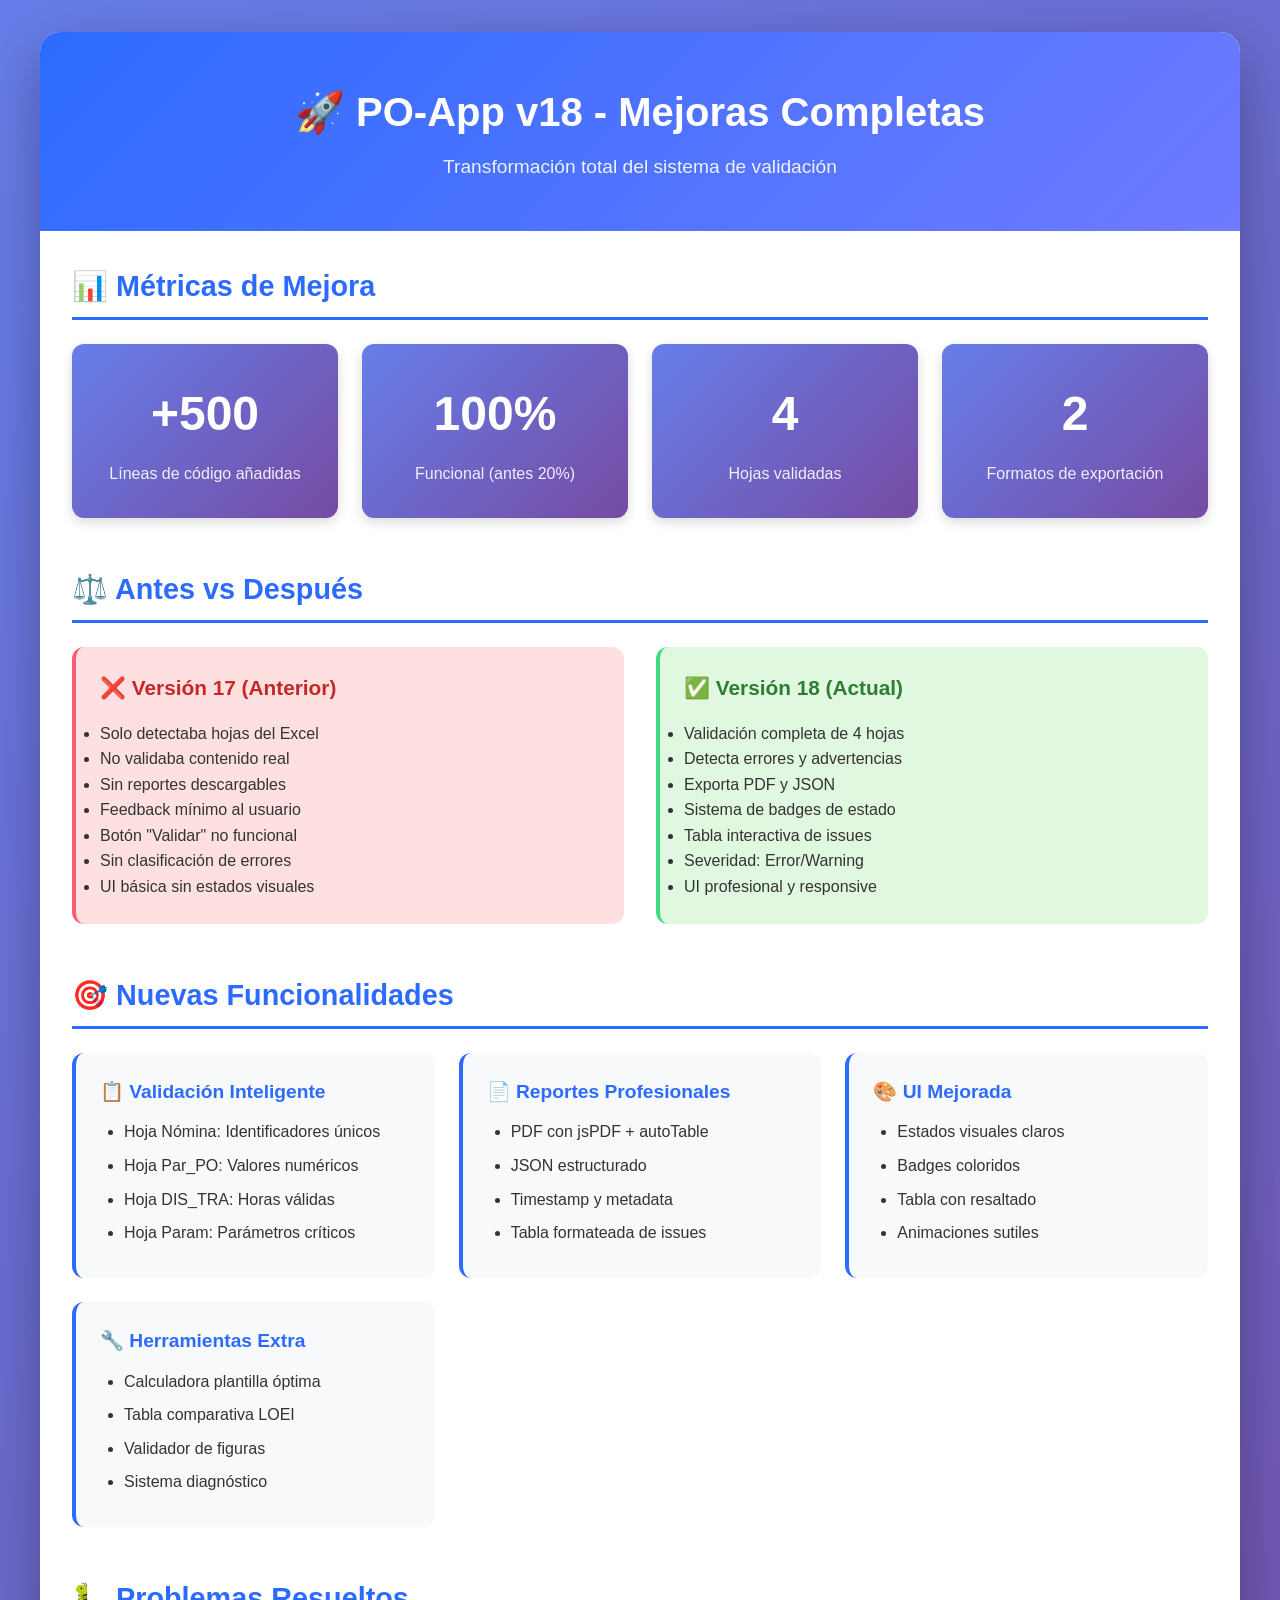
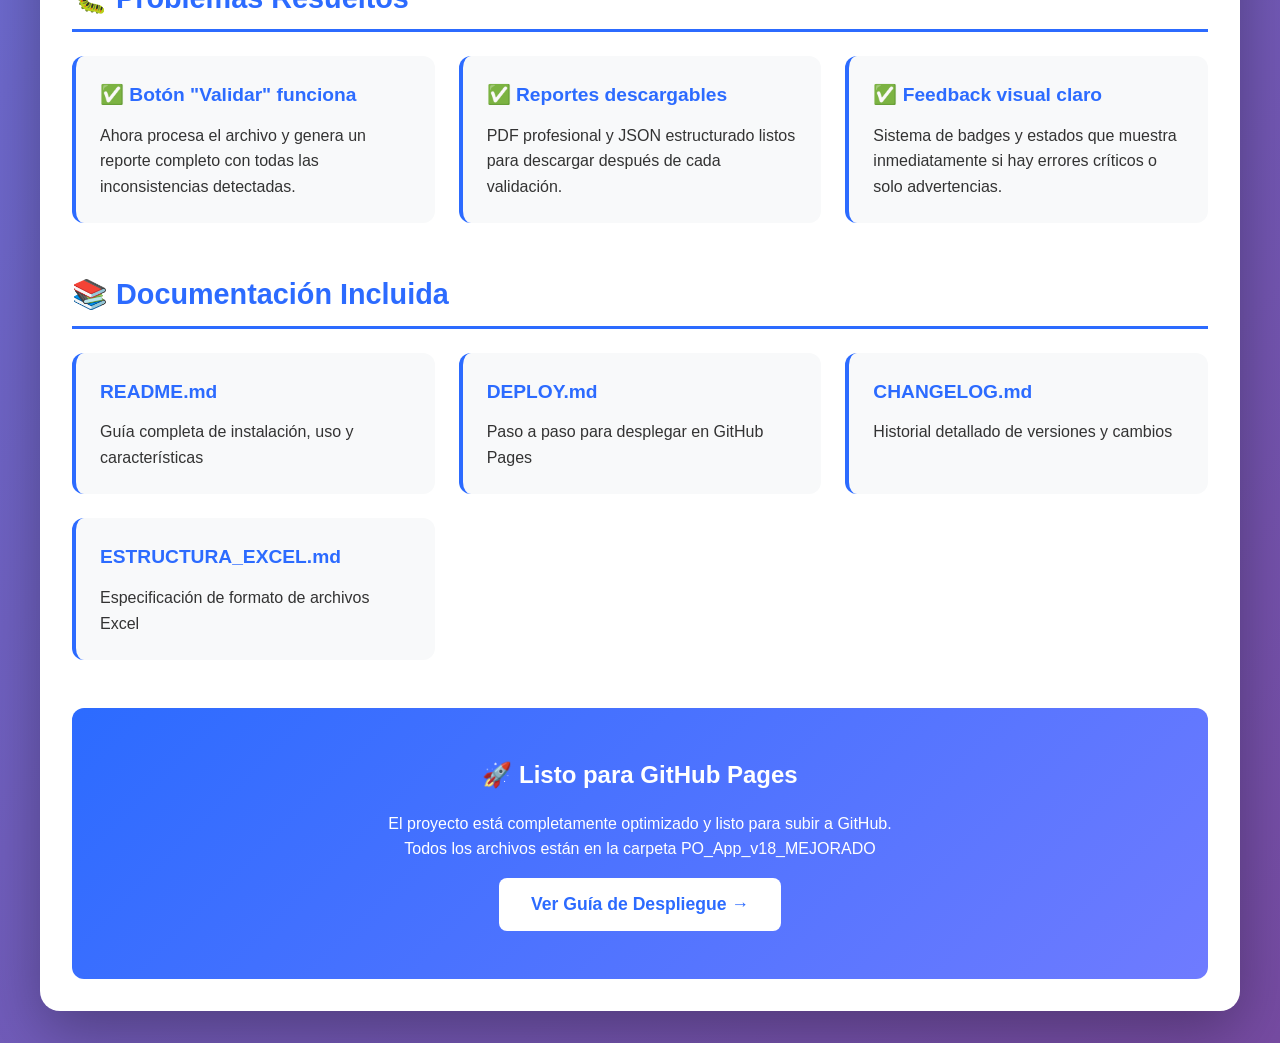
<file: RESUMEN_MEJORAS.html>
<!DOCTYPE html>
<html lang="es">
<head>
  <meta charset="UTF-8">
  <meta name="viewport" content="width=device-width, initial-scale=1.0">
  <title>Resumen de Mejoras - PO-App v18</title>
  <style>
    * { box-sizing: border-box; margin: 0; padding: 0; }
    body {
      font-family: -apple-system, BlinkMacSystemFont, "Segoe UI", Roboto, sans-serif;
      background: linear-gradient(135deg, #667eea 0%, #764ba2 100%);
      padding: 2rem;
      line-height: 1.6;
      color: #333;
    }
    .container {
      max-width: 1200px;
      margin: 0 auto;
      background: white;
      border-radius: 20px;
      box-shadow: 0 20px 60px rgba(0,0,0,0.3);
      overflow: hidden;
    }
    .header {
      background: linear-gradient(135deg, #2c6bff, #6f7bff);
      color: white;
      padding: 3rem 2rem;
      text-align: center;
    }
    .header h1 {
      font-size: 2.5rem;
      margin-bottom: 0.5rem;
    }
    .header p {
      font-size: 1.2rem;
      opacity: 0.9;
    }
    .content {
      padding: 2rem;
    }
    .section {
      margin-bottom: 3rem;
    }
    .section h2 {
      font-size: 1.8rem;
      color: #2c6bff;
      margin-bottom: 1rem;
      padding-bottom: 0.5rem;
      border-bottom: 3px solid #2c6bff;
    }
    .comparison {
      display: grid;
      grid-template-columns: 1fr 1fr;
      gap: 2rem;
      margin-top: 1.5rem;
    }
    .before, .after {
      padding: 1.5rem;
      border-radius: 12px;
    }
    .before {
      background: #ffe0e0;
      border-left: 4px solid #ff5c7a;
    }
    .after {
      background: #e0f7e0;
      border-left: 4px solid #3ddc84;
    }
    .before h3, .after h3 {
      margin-bottom: 1rem;
      font-size: 1.3rem;
    }
    .before h3 { color: #c62828; }
    .after h3 { color: #2e7d32; }
    .features {
      display: grid;
      grid-template-columns: repeat(auto-fit, minmax(300px, 1fr));
      gap: 1.5rem;
      margin-top: 1.5rem;
    }
    .feature {
      padding: 1.5rem;
      background: #f8f9fa;
      border-radius: 12px;
      border-left: 4px solid #2c6bff;
    }
    .feature h3 {
      color: #2c6bff;
      margin-bottom: 0.75rem;
      font-size: 1.2rem;
    }
    .feature ul {
      margin-left: 1.5rem;
    }
    .feature li {
      margin: 0.5rem 0;
    }
    .stats {
      display: grid;
      grid-template-columns: repeat(auto-fit, minmax(200px, 1fr));
      gap: 1.5rem;
      margin-top: 1.5rem;
    }
    .stat {
      text-align: center;
      padding: 2rem;
      background: linear-gradient(135deg, #667eea, #764ba2);
      color: white;
      border-radius: 12px;
      box-shadow: 0 4px 12px rgba(0,0,0,0.15);
    }
    .stat-number {
      font-size: 3rem;
      font-weight: 800;
      margin-bottom: 0.5rem;
    }
    .stat-label {
      font-size: 1rem;
      opacity: 0.9;
    }
    .cta {
      background: linear-gradient(135deg, #2c6bff, #6f7bff);
      color: white;
      padding: 3rem 2rem;
      text-align: center;
      margin-top: 2rem;
      border-radius: 12px;
    }
    .cta h2 {
      color: white;
      border: none;
      margin-bottom: 1rem;
    }
    .cta button {
      background: white;
      color: #2c6bff;
      border: none;
      padding: 1rem 2rem;
      font-size: 1.1rem;
      font-weight: 700;
      border-radius: 8px;
      cursor: pointer;
      margin-top: 1rem;
      transition: transform 0.2s;
    }
    .cta button:hover {
      transform: scale(1.05);
    }
    @media (max-width: 768px) {
      .comparison { grid-template-columns: 1fr; }
      .header h1 { font-size: 2rem; }
      .stat-number { font-size: 2rem; }
    }
  </style>
</head>
<body>
  <div class="container">
    <div class="header">
      <h1>🚀 PO-App v18 - Mejoras Completas</h1>
      <p>Transformación total del sistema de validación</p>
    </div>

    <div class="content">
      <!-- Estadísticas -->
      <div class="section">
        <h2>📊 Métricas de Mejora</h2>
        <div class="stats">
          <div class="stat">
            <div class="stat-number">+500</div>
            <div class="stat-label">Líneas de código añadidas</div>
          </div>
          <div class="stat">
            <div class="stat-number">100%</div>
            <div class="stat-label">Funcional (antes 20%)</div>
          </div>
          <div class="stat">
            <div class="stat-number">4</div>
            <div class="stat-label">Hojas validadas</div>
          </div>
          <div class="stat">
            <div class="stat-number">2</div>
            <div class="stat-label">Formatos de exportación</div>
          </div>
        </div>
      </div>

      <!-- Comparación Antes vs Después -->
      <div class="section">
        <h2>⚖️ Antes vs Después</h2>
        <div class="comparison">
          <div class="before">
            <h3>❌ Versión 17 (Anterior)</h3>
            <ul>
              <li>Solo detectaba hojas del Excel</li>
              <li>No validaba contenido real</li>
              <li>Sin reportes descargables</li>
              <li>Feedback mínimo al usuario</li>
              <li>Botón "Validar" no funcional</li>
              <li>Sin clasificación de errores</li>
              <li>UI básica sin estados visuales</li>
            </ul>
          </div>
          <div class="after">
            <h3>✅ Versión 18 (Actual)</h3>
            <ul>
              <li>Validación completa de 4 hojas</li>
              <li>Detecta errores y advertencias</li>
              <li>Exporta PDF y JSON</li>
              <li>Sistema de badges de estado</li>
              <li>Tabla interactiva de issues</li>
              <li>Severidad: Error/Warning</li>
              <li>UI profesional y responsive</li>
            </ul>
          </div>
        </div>
      </div>

      <!-- Nuevas Funcionalidades -->
      <div class="section">
        <h2>🎯 Nuevas Funcionalidades</h2>
        <div class="features">
          <div class="feature">
            <h3>📋 Validación Inteligente</h3>
            <ul>
              <li>Hoja Nómina: Identificadores únicos</li>
              <li>Hoja Par_PO: Valores numéricos</li>
              <li>Hoja DIS_TRA: Horas válidas</li>
              <li>Hoja Param: Parámetros críticos</li>
            </ul>
          </div>
          <div class="feature">
            <h3>📄 Reportes Profesionales</h3>
            <ul>
              <li>PDF con jsPDF + autoTable</li>
              <li>JSON estructurado</li>
              <li>Timestamp y metadata</li>
              <li>Tabla formateada de issues</li>
            </ul>
          </div>
          <div class="feature">
            <h3>🎨 UI Mejorada</h3>
            <ul>
              <li>Estados visuales claros</li>
              <li>Badges coloridos</li>
              <li>Tabla con resaltado</li>
              <li>Animaciones sutiles</li>
            </ul>
          </div>
          <div class="feature">
            <h3>🔧 Herramientas Extra</h3>
            <ul>
              <li>Calculadora plantilla óptima</li>
              <li>Tabla comparativa LOEI</li>
              <li>Validador de figuras</li>
              <li>Sistema diagnóstico</li>
            </ul>
          </div>
        </div>
      </div>

      <!-- Problemas Resueltos -->
      <div class="section">
        <h2>🐛 Problemas Resueltos</h2>
        <div class="features">
          <div class="feature">
            <h3>✅ Botón "Validar" funciona</h3>
            <p>Ahora procesa el archivo y genera un reporte completo con todas las inconsistencias detectadas.</p>
          </div>
          <div class="feature">
            <h3>✅ Reportes descargables</h3>
            <p>PDF profesional y JSON estructurado listos para descargar después de cada validación.</p>
          </div>
          <div class="feature">
            <h3>✅ Feedback visual claro</h3>
            <p>Sistema de badges y estados que muestra inmediatamente si hay errores críticos o solo advertencias.</p>
          </div>
        </div>
      </div>

      <!-- Documentación -->
      <div class="section">
        <h2>📚 Documentación Incluida</h2>
        <div class="features">
          <div class="feature">
            <h3>README.md</h3>
            <p>Guía completa de instalación, uso y características</p>
          </div>
          <div class="feature">
            <h3>DEPLOY.md</h3>
            <p>Paso a paso para desplegar en GitHub Pages</p>
          </div>
          <div class="feature">
            <h3>CHANGELOG.md</h3>
            <p>Historial detallado de versiones y cambios</p>
          </div>
          <div class="feature">
            <h3>ESTRUCTURA_EXCEL.md</h3>
            <p>Especificación de formato de archivos Excel</p>
          </div>
        </div>
      </div>

      <!-- CTA -->
      <div class="cta">
        <h2>🚀 Listo para GitHub Pages</h2>
        <p>El proyecto está completamente optimizado y listo para subir a GitHub.</p>
        <p>Todos los archivos están en la carpeta PO_App_v18_MEJORADO</p>
        <button onclick="window.open('DEPLOY.md', '_blank')">Ver Guía de Despliegue →</button>
      </div>
    </div>
  </div>
</body>
</html>
</file>
